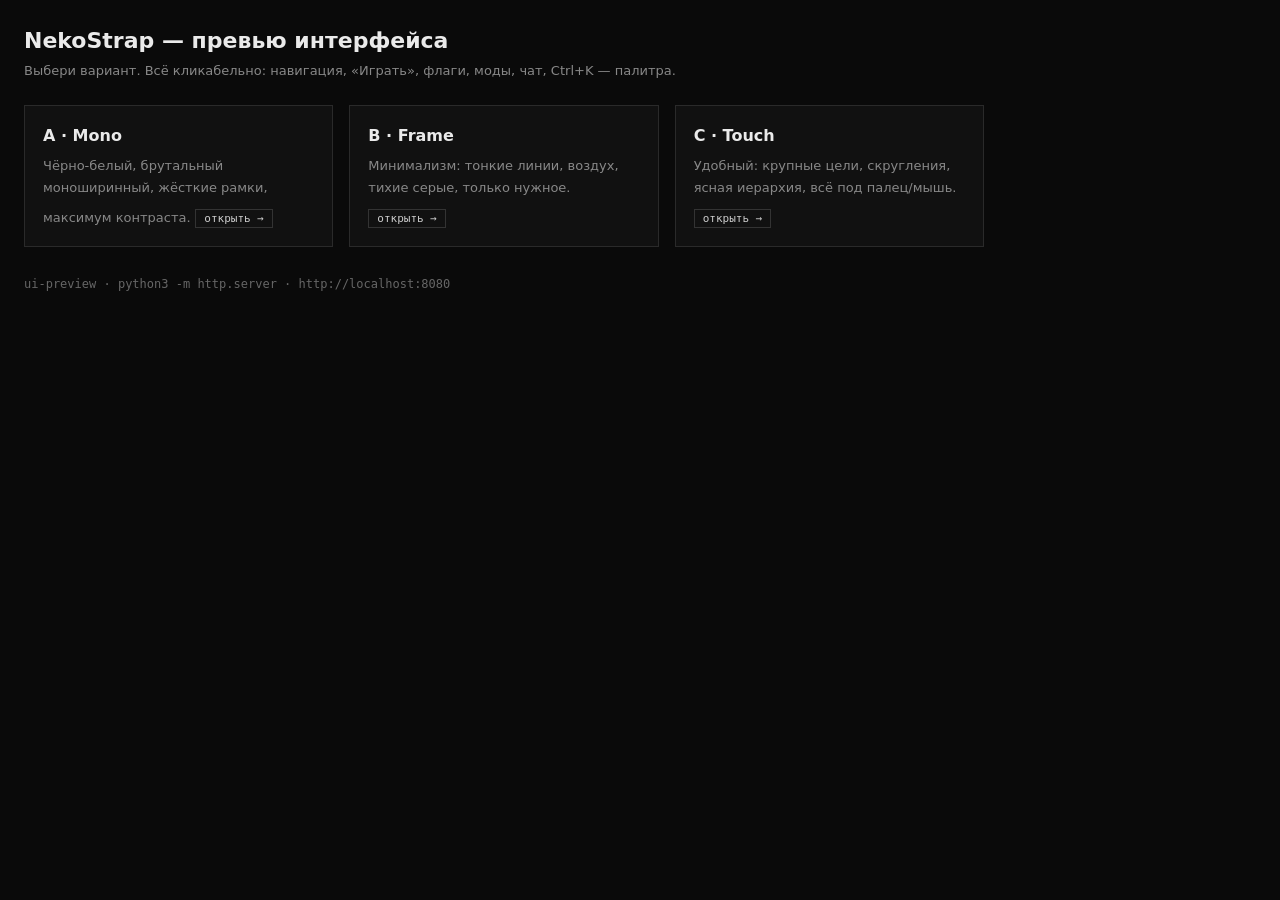
<file: ui-preview/index.html>
<!doctype html>
<html lang="ru">
<head>
<meta charset="utf-8">
<meta name="viewport" content="width=device-width, initial-scale=1">
<title>NekoStrap — UI превью (3 варианта)</title>
<style>
  :root { color-scheme: dark; }
  * { box-sizing: border-box; margin: 0; padding: 0; }
  body { font: 15px/1.5 ui-sans-serif, system-ui, sans-serif; background: #0a0a0a; color: #eaeaea; min-height: 100vh; padding: 24px; }
  h1 { font-size: 22px; margin-bottom: 4px; }
  p.sub { color: #888; margin-bottom: 24px; font-size: 13px; }
  .grid { display: grid; gap: 16px; grid-template-columns: repeat(auto-fit, minmax(260px, 1fr)); max-width: 960px; }
  a.card { display: block; text-decoration: none; color: inherit; border: 1px solid #2a2a2a; background: #111; padding: 18px; transition: border-color .15s; }
  a.card:hover { border-color: #eaeaea; }
  a.card b { display: block; font-size: 16px; margin-bottom: 6px; }
  a.card span { color: #888; font-size: 13px; }
  a.card .tag { display: inline-block; margin-top: 10px; font: 11px ui-monospace, monospace; border: 1px solid #333; padding: 2px 8px; color: #ccc; }
  footer { margin-top: 28px; color: #666; font-size: 12px; font-family: ui-monospace, monospace; }
</style>
</head>
<body>
  <h1>NekoStrap — превью интерфейса</h1>
  <p class="sub">Выбери вариант. Всё кликабельно: навигация, «Играть», флаги, моды, чат, Ctrl+K — палитра.</p>
  <div class="grid">
    <a class="card" href="a-mono/">
      <b>A · Mono</b>
      <span>Чёрно-белый, брутальный моноширинный, жёсткие рамки, максимум контраста.</span>
      <div class="tag">открыть →</div>
    </a>
    <a class="card" href="b-frame/">
      <b>B · Frame</b>
      <span>Минимализм: тонкие линии, воздух, тихие серые, только нужное.</span>
      <div class="tag">открыть →</div>
    </a>
    <a class="card" href="c-touch/">
      <b>C · Touch</b>
      <span>Удобный: крупные цели, скругления, ясная иерархия, всё под палец/мышь.</span>
      <div class="tag">открыть →</div>
    </a>
  </div>
  <footer>ui-preview · python3 -m http.server · http://localhost:8080</footer>
</body>
</html>
</file>
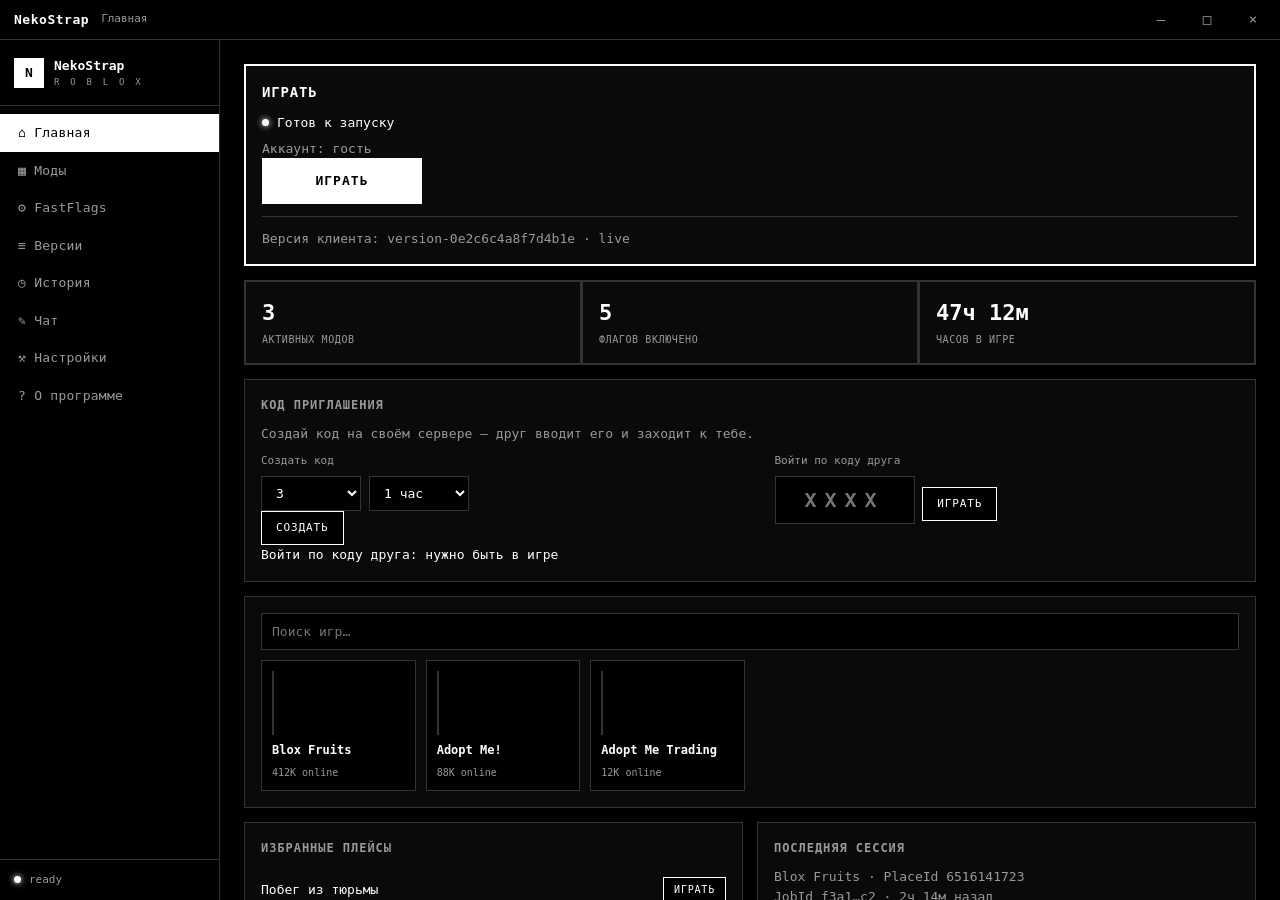
<file: ui-preview/a-mono/index.html>
<!doctype html>
<html lang="ru">
<head>
<meta charset="utf-8">
<meta name="viewport" content="width=device-width, initial-scale=1">
<title>NekoStrap · A Mono</title>
<link rel="stylesheet" href="style.css">
</head>
<body>
<div class="app">
  <header class="titlebar">
    <span class="brand">NekoStrap</span>
    <span class="mono dim page-title" data-role="page-title">Главная</span>
    <span class="spacer"></span>
    <button class="winbtn" title="Свернуть">—</button>
    <button class="winbtn" title="Развернуть">□</button>
    <button class="winbtn" title="Закрыть">×</button>
  </header>

  <aside class="sidebar">
    <div class="logo">
      <span class="logo-box">N</span>
      <span><b>NekoStrap</b><small class="mono">R O B L O X</small></span>
    </div>
    <nav>
      <button class="nav on" data-nav="home">⌂ Главная</button>
      <button class="nav" data-nav="mods">▦ Моды</button>
      <button class="nav" data-nav="flags">⚙ FastFlags</button>
      <button class="nav" data-nav="versions">≡ Версии</button>
      <button class="nav" data-nav="history">◷ История</button>
      <button class="nav" data-nav="chat">✎ Чат</button>
      <button class="nav" data-nav="settings">⚒ Настройки</button>
      <button class="nav" data-nav="about">? О программе</button>
    </nav>
    <div class="footer mono"><span class="dot good"></span> ready</div>
  </aside>

  <main class="content" data-role="page"></main>
</div>

<div class="toasts" data-role="toasts"></div>

<div class="palette" data-role="palette" hidden>
  <div class="palette-box">
    <input placeholder="Команда… (главная, флаги, играть)">
    <div class="palette-list">
      <div data-page="home">Главная</div>
      <div data-page="mods">Моды</div>
      <div data-page="flags">FastFlags</div>
      <div data-page="versions">Версии</div>
      <div data-page="history">История</div>
      <div data-page="chat">Чат</div>
      <div data-page="settings">Настройки</div>
      <div data-page="about">О программе</div>
    </div>
  </div>
</div>

<script src="../shared/common.js"></script>
<script>NekoUI.boot(document);</script>
</body>
</html>
</file>
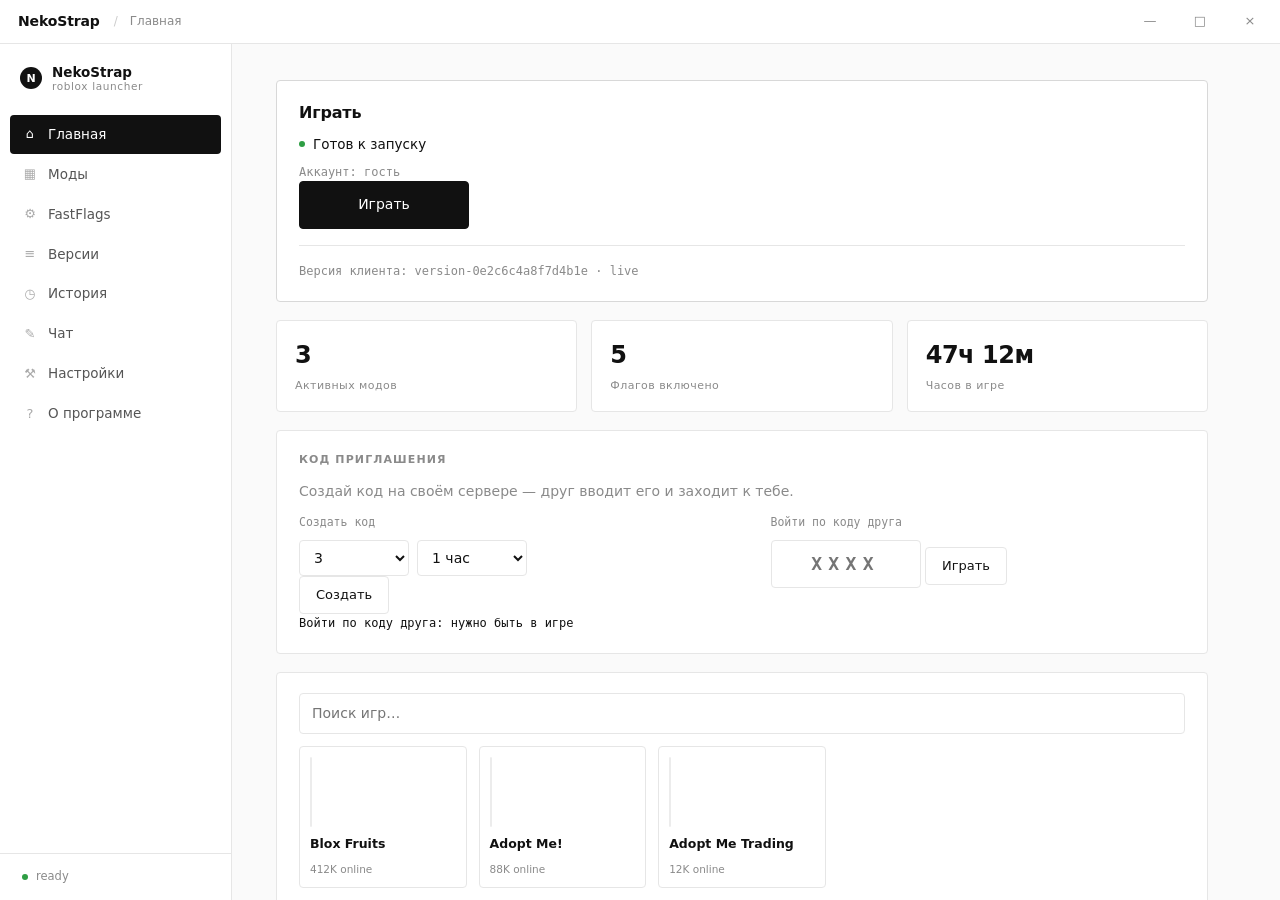
<file: ui-preview/b-frame/index.html>
<!doctype html>
<html lang="ru">
<head>
<meta charset="utf-8">
<meta name="viewport" content="width=device-width, initial-scale=1">
<title>NekoStrap · B Frame</title>
<link rel="stylesheet" href="style.css">
</head>
<body>
<div class="app">
  <header class="titlebar">
    <span class="brand">NekoStrap</span>
    <span class="crumb" data-role="page-title">Главная</span>
    <span class="spacer"></span>
    <button class="winbtn" title="Свернуть">—</button>
    <button class="winbtn" title="Развернуть">□</button>
    <button class="winbtn" title="Закрыть">×</button>
  </header>

  <aside class="sidebar">
    <div class="logo">
      <span class="logo-dot"></span>
      <span class="logo-text">NekoStrap<small>roblox launcher</small></span>
    </div>
    <nav>
      <button class="nav on" data-nav="home"><i>⌂</i> Главная</button>
      <button class="nav" data-nav="mods"><i>▦</i> Моды</button>
      <button class="nav" data-nav="flags"><i>⚙</i> FastFlags</button>
      <button class="nav" data-nav="versions"><i>≡</i> Версии</button>
      <button class="nav" data-nav="history"><i>◷</i> История</button>
      <button class="nav" data-nav="chat"><i>✎</i> Чат</button>
      <button class="nav" data-nav="settings"><i>⚒</i> Настройки</button>
      <button class="nav" data-nav="about"><i>?</i> О программе</button>
    </nav>
    <div class="footer"><span class="dot"></span> ready</div>
  </aside>

  <main class="content" data-role="page"></main>
</div>

<div class="toasts" data-role="toasts"></div>

<div class="palette" data-role="palette" hidden>
  <div class="palette-box">
    <input placeholder="Команда…">
    <div class="palette-list">
      <div data-page="home">Главная</div>
      <div data-page="mods">Моды</div>
      <div data-page="flags">FastFlags</div>
      <div data-page="versions">Версии</div>
      <div data-page="history">История</div>
      <div data-page="chat">Чат</div>
      <div data-page="settings">Настройки</div>
      <div data-page="about">О программе</div>
    </div>
  </div>
</div>

<script src="../shared/common.js"></script>
<script>NekoUI.boot(document);</script>
</body>
</html>
</file>
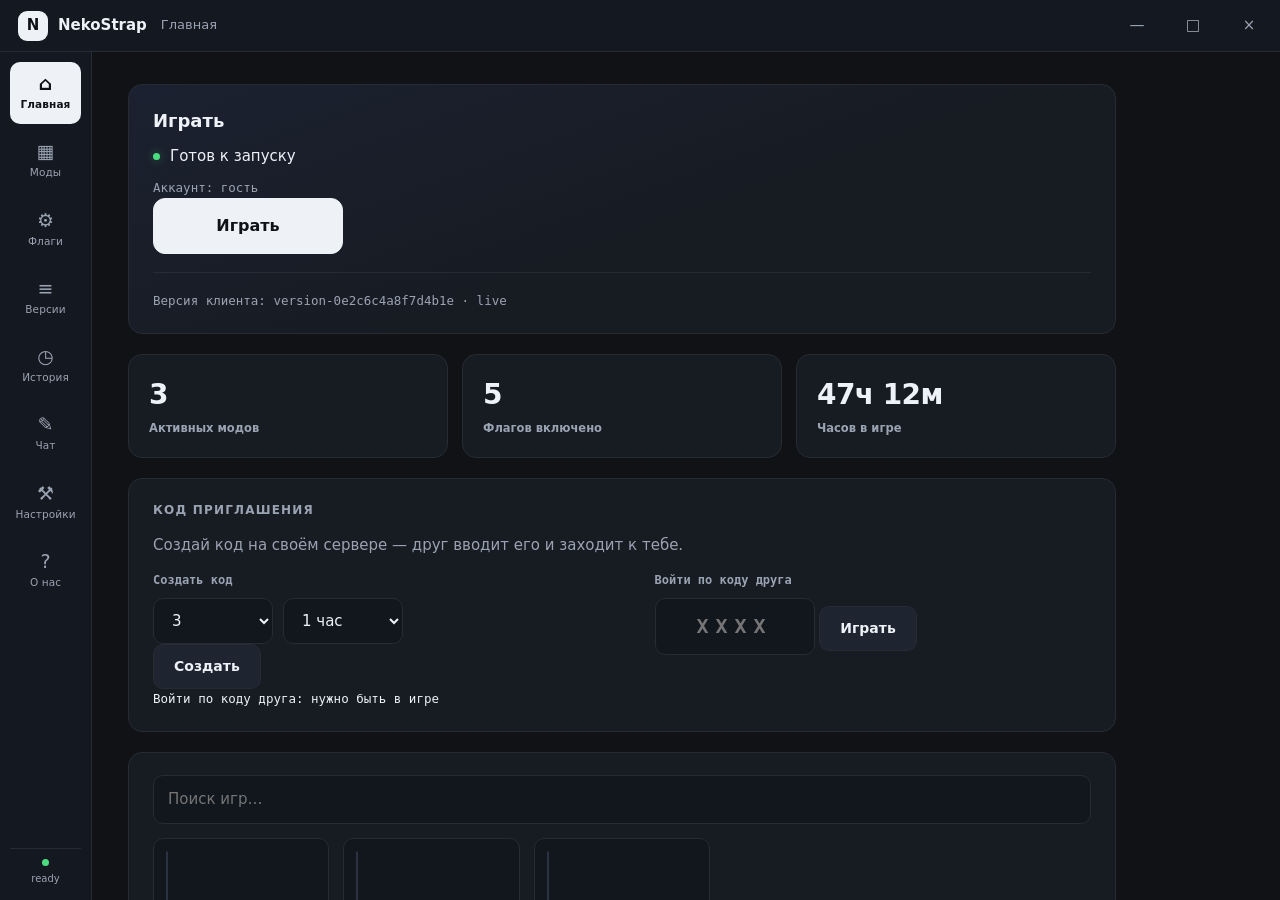
<file: ui-preview/c-touch/index.html>
<!doctype html>
<html lang="ru">
<head>
<meta charset="utf-8">
<meta name="viewport" content="width=device-width, initial-scale=1">
<title>NekoStrap · C Touch</title>
<link rel="stylesheet" href="style.css">
</head>
<body>
<div class="app">
  <header class="titlebar">
    <span class="brand"><span class="logo-chip">N</span> NekoStrap</span>
    <span class="crumb" data-role="page-title">Главная</span>
    <span class="spacer"></span>
    <button class="winbtn" title="Свернуть">—</button>
    <button class="winbtn" title="Развернуть">□</button>
    <button class="winbtn close" title="Закрыть">×</button>
  </header>

  <aside class="sidebar">
    <nav>
      <button class="nav on" data-nav="home"><i>⌂</i><em>Главная</em></button>
      <button class="nav" data-nav="mods"><i>▦</i><em>Моды</em></button>
      <button class="nav" data-nav="flags"><i>⚙</i><em>Флаги</em></button>
      <button class="nav" data-nav="versions"><i>≡</i><em>Версии</em></button>
      <button class="nav" data-nav="history"><i>◷</i><em>История</em></button>
      <button class="nav" data-nav="chat"><i>✎</i><em>Чат</em></button>
      <button class="nav" data-nav="settings"><i>⚒</i><em>Настройки</em></button>
      <button class="nav" data-nav="about"><i>?</i><em>О нас</em></button>
    </nav>
    <div class="footer"><span class="dot"></span> ready</div>
  </aside>

  <main class="content" data-role="page"></main>
</div>

<div class="toasts" data-role="toasts"></div>

<div class="palette" data-role="palette" hidden>
  <div class="palette-box">
    <input placeholder="Команда… (играть, флаги, тема)">
    <div class="palette-list">
      <div data-page="home">Главная</div>
      <div data-page="mods">Моды</div>
      <div data-page="flags">FastFlags</div>
      <div data-page="versions">Версии</div>
      <div data-page="history">История</div>
      <div data-page="chat">Чат</div>
      <div data-page="settings">Настройки</div>
      <div data-page="about">О программе</div>
    </div>
  </div>
</div>

<script src="../shared/common.js"></script>
<script>NekoUI.boot(document);</script>
</body>
</html>
</file>
<file: ui-preview/a-mono/style.css>
/* A · Mono — чёрно-белый брутальный минимализм */
* { box-sizing: border-box; margin: 0; padding: 0; }
:root {
  --bg: #000; --fg: #fff; --dim: #999; --line: #333; --card: #0a0a0a;
  --good: #fff; --bad: #666; --radius: 0px;
}
html, body { height: 100%; }
body {
  font: 13px/1.5 "JetBrains Mono", ui-monospace, "Cascadia Mono", monospace;
  background: var(--bg); color: var(--fg); overflow: hidden;
}
button, input, select { font: inherit; color: inherit; background: none; border: none; }
button { cursor: pointer; }
a { color: inherit; }

.app { display: grid; grid-template-columns: 220px 1fr; grid-template-rows: 40px 1fr; height: 100vh; }

/* titlebar */
.titlebar {
  grid-column: 1 / -1; display: flex; align-items: center; gap: 12px;
  padding: 0 10px 0 14px; border-bottom: 1px solid var(--line); background: #000;
}
.brand { font-weight: 700; letter-spacing: .04em; }
.page-title { color: var(--dim); font-size: 11px; }
.spacer { flex: 1; }
.winbtn { width: 34px; height: 100%; color: var(--dim); font-size: 14px; }
.winbtn:hover { background: var(--fg); color: #000; }

/* sidebar */
.sidebar {
  border-right: 1px solid var(--line); display: flex; flex-direction: column;
  background: #000;
}
.logo { display: flex; gap: 10px; align-items: center; padding: 16px 14px; border-bottom: 1px solid var(--line); }
.logo-box { width: 30px; height: 30px; background: #fff; color: #000; display: grid; place-items: center; font-weight: 700; }
.logo small { display: block; color: var(--dim); font-size: 9px; letter-spacing: .3em; }
nav { display: flex; flex-direction: column; padding: 8px 0; flex: 1; }
.nav {
  text-align: left; padding: 9px 16px; color: var(--dim); letter-spacing: .02em;
  border-left: 2px solid transparent;
}
.nav:hover { color: #fff; background: #111; }
.nav.on { color: #000; background: #fff; border-left-color: #fff; }
.footer { padding: 12px 14px; border-top: 1px solid var(--line); color: var(--dim); font-size: 11px; display: flex; gap: 8px; align-items: center; }
.dot { width: 7px; height: 7px; border-radius: 50%; display: inline-block; }
.dot.good { background: #fff; box-shadow: 0 0 6px #fff; }

/* content */
.content { overflow-y: auto; padding: 24px; }
.content::-webkit-scrollbar { width: 8px; }
.content::-webkit-scrollbar-thumb { background: #222; }

h1 { font-size: 16px; margin-bottom: 4px; text-transform: uppercase; letter-spacing: .08em; }
h2 { font-size: 14px; text-transform: uppercase; letter-spacing: .06em; margin-bottom: 10px; }
h3 { font-size: 12px; text-transform: uppercase; letter-spacing: .08em; color: var(--dim); margin-bottom: 10px; }
h4 { font-size: 11px; margin: 10px 0 4px; }
.dim { color: var(--dim); }
.mono { font-family: inherit; }
hr { border: none; border-top: 1px solid var(--line); margin: 12px 0; }

.card {
  border: 1px solid var(--line); background: var(--card); padding: 16px; margin-bottom: 14px;
}
.hero { border-width: 2px; border-color: #fff; }

.btn {
  border: 1px solid #fff; padding: 8px 14px; color: #fff; background: #000;
  text-transform: uppercase; font-size: 11px; letter-spacing: .08em;
}
.btn:hover { background: #fff; color: #000; }
.btn.primary { background: #fff; color: #000; font-weight: 700; }
.btn.primary:hover { background: #000; color: #fff; border-color: #fff; }
.btn.big { padding: 12px 28px; font-size: 13px; min-width: 160px; }
.btn.sm { padding: 4px 10px; font-size: 10px; }
.btn.ghost { border-color: var(--line); color: var(--dim); }
.btn.ghost:hover { border-color: #fff; color: #fff; background: transparent; }

.input, select {
  border: 1px solid var(--line); background: #000; color: #fff; padding: 8px 10px;
  outline: none; width: 100%;
}
.input:focus, select:focus { border-color: #fff; }
.code-input { text-align: center; font-size: 20px; font-weight: 700; letter-spacing: .4em; max-width: 140px; }
select { width: auto; min-width: 100px; }

.row { display: flex; gap: 8px; align-items: center; }
.row.wrap { flex-wrap: wrap; }
.gap { gap: 8px; }
.grow { flex: 1; }
.cols { display: grid; grid-template-columns: 1fr 1fr; gap: 14px; }
@media (max-width: 860px) { .cols { grid-template-columns: 1fr; } }
.vsep { width: 1px; background: var(--line); margin: 0 14px; }

.invite-grid { display: grid; grid-template-columns: 1fr auto 1fr; gap: 10px; margin-top: 10px; align-items: start; }
.invite-grid label { display: block; margin-bottom: 6px; font-size: 11px; }
@media (max-width: 700px) { .invite-grid { grid-template-columns: 1fr; } .vsep { display: none; } }

.stats { display: grid; grid-template-columns: repeat(3, 1fr); gap: 1px; background: var(--line); border: 1px solid var(--line); margin-bottom: 14px; }
.stat { margin: 0; padding: 14px 16px; }
.stat b { display: block; font-size: 22px; }
.stat span { color: var(--dim); font-size: 10px; text-transform: uppercase; letter-spacing: .06em; }

.list { list-style: none; }
.list li {
  display: flex; justify-content: space-between; align-items: center; gap: 10px;
  padding: 10px 0; border-bottom: 1px solid var(--line); flex-wrap: wrap;
}
.list li:last-child { border-bottom: none; }
.list li.active { background: #fff; color: #000; margin: 0 -16px; padding: 10px 16px; }
.list.toggles li { padding: 8px 0; }

.tiles { display: grid; grid-template-columns: repeat(auto-fill, minmax(140px, 1fr)); gap: 10px; margin-top: 10px; }
.tile {
  border: 1px solid var(--line); padding: 10px; text-align: left; display: flex; flex-direction: column; gap: 6px;
  background: #000; color: #fff;
}
.tile:hover { border-color: #fff; }
.tile-art { height: 64px; background: repeating-linear-gradient(45deg, #111, #111 6px, #1a1a1a 6px, #1a1a1a 12px); border: 1px solid var(--line); }
.tile-name { font-size: 12px; font-weight: 700; }
.tile-meta { font-size: 10px; color: var(--dim); }

.chips { display: flex; flex-wrap: wrap; gap: 8px; }
.chip { border: 1px solid var(--line); padding: 6px 12px; color: var(--dim); font-size: 11px; text-transform: uppercase; }
.chip:hover { border-color: #fff; color: #fff; }
.chip.on { background: #fff; color: #000; border-color: #fff; }

.table { width: 100%; border-collapse: collapse; margin-top: 10px; font-size: 12px; }
.table th { text-align: left; color: var(--dim); font-weight: 400; font-size: 10px; text-transform: uppercase; letter-spacing: .08em; padding: 6px 8px; border-bottom: 1px solid var(--line); }
.table td { padding: 8px; border-bottom: 1px solid #151515; }
.table tr:hover td { background: #0d0d0d; }
.scroll-x { overflow-x: auto; }

.track { height: 6px; border: 1px solid var(--line); margin-top: 12px; background: #000; }
.fill { height: 100%; background: #fff; width: 0%; transition: width .15s linear; }

.switch { position: relative; display: inline-block; width: 36px; height: 18px; flex-shrink: 0; }
.switch input { opacity: 0; width: 0; height: 0; }
.switch span { position: absolute; inset: 0; border: 1px solid var(--line); background: #000; cursor: pointer; }
.switch span::before { content: ""; position: absolute; left: 2px; top: 2px; width: 12px; height: 12px; background: var(--dim); transition: transform .12s; }
.switch input:checked + span { border-color: #fff; }
.switch input:checked + span::before { background: #fff; transform: translateX(16px); }

.statusline { display: flex; align-items: center; gap: 8px; margin: 6px 0; }

/* feature: тумблер + раскрывающиеся настройки — компактно */
.feature-list { display: flex; flex-direction: column; gap: 0; }
.feature { border: 1px solid var(--line); margin-bottom: 6px; background: #000; position: relative; }
.feature.nested { border-color: #1a1a1a; margin: 4px 0 0; }
.feature-head {
  display: flex; align-items: center; gap: 8px; padding: 7px 10px;
  cursor: pointer; user-select: none;
}
.feature-head:hover { background: #0a0a0a; }
.feature-titles { flex: 1; display: flex; flex-direction: column; gap: 0; min-width: 0; }
.feature-name { font-size: 12px; font-weight: 700; letter-spacing: .02em; line-height: 1.3; }
.feature-hint { font-size: 9.5px; color: var(--dim); text-transform: uppercase; letter-spacing: .05em; line-height: 1.3; }
.feature-gear {
  color: #333; font-size: 12px; width: 22px; height: 22px; flex-shrink: 0;
  border: 1px solid transparent; line-height: 1;
}
.feature-gear:hover { color: #fff; border-color: var(--line); }
.feature.open .feature-gear { color: #fff; transform: rotate(60deg); transition: transform .15s; }

.feature-body {
  display: grid; grid-template-rows: 0fr;
  transition: grid-template-rows .18s ease;
}
.feature.open .feature-body { grid-template-rows: 1fr; }
.feature-opts { overflow: hidden; min-height: 0; }
.feature.open .feature-opts { padding: 4px 10px 8px; border-top: 1px solid #1a1a1a; }

.feature::before {
  content: ""; position: absolute; left: 0; top: 0; bottom: 0; width: 0;
  background: #fff; transition: width .1s;
}
.feature.open::before { width: 2px; }

.opt-row {
  display: flex; align-items: center; justify-content: space-between; gap: 8px;
  padding: 4px 0; border-bottom: 1px solid #101010;
}
.opt-row:last-child { border-bottom: none; }
.opt-label { font-size: 11px; color: #bbb; }
.opt-ctl { display: flex; align-items: center; gap: 6px; min-width: 0; }
.opt-ctl select { min-width: 110px; max-width: 170px; padding: 3px 6px; font-size: 11px; }
.opt-input { width: 150px; max-width: 45vw; padding: 3px 6px; font-size: 11px; }
.opt-note { margin-top: 4px; font-size: 10px; }
.opt-row input[type=range] { width: 110px; accent-color: #fff; height: 14px; }
.opt-row .btn.sm { padding: 3px 8px; font-size: 10px; min-height: 0; }
.switch.sm { width: 28px; height: 14px; }
.switch.sm span::before { width: 8px; height: 8px; }
.switch.sm input:checked + span::before { transform: translateX(14px); }

/* chat */
.chat-cols { grid-template-columns: 2fr 1fr; }
.chat-log { border: 1px solid var(--line); height: 260px; overflow-y: auto; padding: 10px; margin-bottom: 10px; display: flex; flex-direction: column; gap: 8px; background: #000; }
.msg { border: 1px solid var(--line); padding: 6px 10px; max-width: 80%; }
.msg b { display: block; font-size: 10px; color: var(--dim); }
.msg.me { align-self: flex-end; border-color: #fff; }

/* toasts + palette */
.toasts { position: fixed; top: 52px; right: 14px; display: flex; flex-direction: column; gap: 8px; z-index: 500; }
.toast {
  border: 1px solid #fff; background: #000; color: #fff; padding: 10px 14px;
  font-size: 11px; text-transform: uppercase; letter-spacing: .05em;
  animation: in .15s ease-out;
}
.toast.out { opacity: 0; transition: opacity .3s; }
@keyframes in { from { transform: translateX(20px); opacity: 0; } }

.palette { position: fixed; inset: 0; background: rgba(0,0,0,.8); display: grid; place-items: start center; padding-top: 15vh; z-index: 600; }
.palette[hidden] { display: none; }
.palette-box { width: min(420px, 92vw); border: 2px solid #fff; background: #000; }
.palette-box input { width: 100%; padding: 12px 14px; border-bottom: 1px solid var(--line); outline: none; }
.palette-list div { padding: 9px 14px; color: var(--dim); cursor: pointer; border-bottom: 1px solid #111; }
.palette-list div:hover { background: #fff; color: #000; }
</file>
<file: ui-preview/b-frame/style.css>
/* B · Frame — минимализм: воздух, тонкие линии, тихие серые */
* { box-sizing: border-box; margin: 0; padding: 0; }
:root {
  --bg: #fafafa; --fg: #111; --dim: #8a8a8a; --line: #e6e6e6; --card: #fff;
  --hover: #f2f2f2; --good: #2e9e44; --accent: #111;
  --radius: 4px;
  color-scheme: light;
}
html, body { height: 100%; }
body {
  font: 14px/1.55 -apple-system, "Segoe UI", Inter, system-ui, sans-serif;
  background: var(--bg); color: var(--fg); overflow: hidden;
}
button, input, select { font: inherit; color: inherit; background: none; border: none; }
button { cursor: pointer; }
.mono { font-family: ui-monospace, "Cascadia Mono", "JetBrains Mono", monospace; font-size: 12px; }

.app { display: grid; grid-template-columns: 232px 1fr; grid-template-rows: 44px 1fr; height: 100vh; }

.titlebar {
  grid-column: 1 / -1; display: flex; align-items: center; gap: 14px;
  padding: 0 12px 0 18px; border-bottom: 1px solid var(--line); background: #fff;
}
.brand { font-weight: 600; font-size: 14px; letter-spacing: -.01em; }
.crumb { color: var(--dim); font-size: 12px; }
.crumb::before { content: "/"; margin-right: 12px; color: #ccc; }
.spacer { flex: 1; }
.winbtn { width: 36px; height: 100%; color: var(--dim); font-size: 13px; border-radius: 0; }
.winbtn:hover { background: var(--hover); color: var(--fg); }

.sidebar { border-right: 1px solid var(--line); display: flex; flex-direction: column; background: #fff; }
.logo { display: flex; gap: 10px; align-items: center; padding: 20px 20px 18px; }
.logo-dot { width: 22px; height: 22px; border-radius: 50%; background: #111; position: relative; }
.logo-dot::after { content: "N"; position: absolute; inset: 0; display: grid; place-items: center; color: #fff; font-size: 11px; font-weight: 700; }
.logo-text { font-weight: 600; font-size: 13.5px; line-height: 1.2; }
.logo-text small { display: block; font-weight: 400; font-size: 10.5px; color: var(--dim); letter-spacing: .06em; text-transform: lowercase; }

nav { display: flex; flex-direction: column; padding: 4px 10px; gap: 1px; flex: 1; }
.nav {
  display: flex; align-items: center; gap: 10px; text-align: left;
  padding: 9px 12px; color: #555; border-radius: var(--radius); font-size: 13.5px;
}
.nav i { font-style: normal; width: 16px; text-align: center; color: #aaa; font-size: 13px; }
.nav:hover { background: var(--hover); color: var(--fg); }
.nav.on { background: #111; color: #fff; }
.nav.on i { color: #fff; }

.footer { padding: 14px 22px; border-top: 1px solid var(--line); color: var(--dim); font-size: 11.5px; display: flex; gap: 8px; align-items: center; }
.dot { width: 6px; height: 6px; border-radius: 50%; background: var(--good); }

.content { overflow-y: auto; padding: 36px 44px; max-width: 1020px; }
.content::-webkit-scrollbar { width: 8px; }
.content::-webkit-scrollbar-thumb { background: #ddd; border-radius: 4px; }

h1 { font-size: 22px; font-weight: 600; letter-spacing: -.02em; margin-bottom: 6px; }
h2 { font-size: 16px; font-weight: 600; margin-bottom: 8px; letter-spacing: -.01em; }
h3 { font-size: 11px; font-weight: 600; text-transform: uppercase; letter-spacing: .1em; color: var(--dim); margin-bottom: 12px; }
h4 { font-size: 12px; font-weight: 600; margin: 10px 0 4px; }
.dim { color: var(--dim); }
hr { border: none; border-top: 1px solid var(--line); margin: 16px 0; }

.card {
  border: 1px solid var(--line); background: var(--card); padding: 20px 22px; margin-bottom: 18px;
  border-radius: var(--radius);
}
.hero { border-color: #d8d8d8; }

.btn {
  border: 1px solid var(--line); padding: 8px 16px; color: var(--fg); background: #fff;
  border-radius: var(--radius); font-size: 13px; font-weight: 500;
}
.btn:hover { border-color: #bbb; background: var(--hover); }
.btn.primary { background: #111; color: #fff; border-color: #111; }
.btn.primary:hover { background: #333; border-color: #333; }
.btn.big { padding: 12px 32px; font-size: 14px; min-width: 170px; }
.btn.sm { padding: 5px 12px; font-size: 12px; }
.btn.ghost { border-color: transparent; color: var(--dim); }
.btn.ghost:hover { border-color: var(--line); color: var(--fg); background: #fff; }

.input, select {
  border: 1px solid var(--line); background: #fff; color: var(--fg); padding: 9px 12px;
  outline: none; width: 100%; border-radius: var(--radius);
}
.input:focus, select:focus { border-color: #999; }
.code-input { text-align: center; font-size: 18px; font-weight: 600; letter-spacing: .35em; max-width: 150px; font-family: ui-monospace, monospace; }
select { width: auto; min-width: 110px; padding: 8px 10px; }

.row { display: flex; gap: 8px; align-items: center; }
.row.wrap { flex-wrap: wrap; }
.gap { gap: 8px; }
.grow { flex: 1; }
.cols { display: grid; grid-template-columns: 1fr 1fr; gap: 18px; }
@media (max-width: 880px) { .cols { grid-template-columns: 1fr; } }
.vsep { width: 1px; background: var(--line); margin: 0 16px; }

.invite-grid { display: grid; grid-template-columns: 1fr auto 1fr; gap: 12px; margin-top: 12px; align-items: start; }
.invite-grid label { display: block; margin-bottom: 8px; font-size: 11.5px; color: var(--dim); font-weight: 500; }
@media (max-width: 720px) { .invite-grid { grid-template-columns: 1fr; } .vsep { display: none; } }

.stats { display: grid; grid-template-columns: repeat(3, 1fr); gap: 14px; margin-bottom: 18px; }
.stat { margin: 0; padding: 16px 18px; }
.stat b { display: block; font-size: 24px; font-weight: 600; letter-spacing: -.02em; }
.stat span { color: var(--dim); font-size: 11px; letter-spacing: .04em; }

.list { list-style: none; }
.list li {
  display: flex; justify-content: space-between; align-items: center; gap: 10px;
  padding: 11px 4px; border-bottom: 1px solid var(--line); flex-wrap: wrap;
  font-size: 13.5px;
}
.list li:last-child { border-bottom: none; }
.list li.active { background: var(--hover); margin: 0 -10px; padding: 11px 14px; border-radius: var(--radius); border-bottom-color: transparent; }
.list.toggles li { padding: 9px 4px; }

.tiles { display: grid; grid-template-columns: repeat(auto-fill, minmax(150px, 1fr)); gap: 12px; margin-top: 12px; }
.tile {
  border: 1px solid var(--line); border-radius: var(--radius); padding: 10px; text-align: left;
  display: flex; flex-direction: column; gap: 7px; background: #fff;
  transition: border-color .12s, transform .12s;
}
.tile:hover { border-color: #bbb; transform: translateY(-1px); }
.tile-art { height: 70px; background: #f0f0f0; border-radius: 2px; border: 1px solid #ececec; }
.tile-name { font-size: 12.5px; font-weight: 600; }
.tile-meta { font-size: 10.5px; color: var(--dim); }

.chips { display: flex; flex-wrap: wrap; gap: 8px; }
.chip { border: 1px solid var(--line); padding: 6px 14px; color: #666; font-size: 12px; border-radius: 99px; background: #fff; }
.chip:hover { border-color: #aaa; color: var(--fg); }
.chip.on { background: #111; color: #fff; border-color: #111; }

.table { width: 100%; border-collapse: collapse; margin-top: 12px; font-size: 13px; }
.table th { text-align: left; color: var(--dim); font-weight: 500; font-size: 11px; text-transform: uppercase; letter-spacing: .08em; padding: 8px 10px; border-bottom: 1px solid var(--line); }
.table td { padding: 10px; border-bottom: 1px solid #f0f0f0; }
.table tr:hover td { background: #fafafa; }
.scroll-x { overflow-x: auto; }

.track { height: 4px; border-radius: 2px; margin-top: 14px; background: #eee; overflow: hidden; }
.fill { height: 100%; background: #111; width: 0%; transition: width .15s linear; border-radius: 2px; }

.switch { position: relative; display: inline-block; width: 38px; height: 22px; flex-shrink: 0; }
.switch input { opacity: 0; width: 0; height: 0; }
.switch span { position: absolute; inset: 0; border-radius: 99px; background: #ddd; cursor: pointer; transition: background .15s; }
.switch span::before { content: ""; position: absolute; left: 3px; top: 3px; width: 16px; height: 16px; border-radius: 50%; background: #fff; transition: transform .15s; box-shadow: 0 1px 2px rgba(0,0,0,.15); }
.switch input:checked + span { background: #111; }
.switch input:checked + span::before { transform: translateX(16px); }

.statusline { display: flex; align-items: center; gap: 8px; margin: 8px 0; font-size: 13.5px; }
.dot.good { background: var(--good); }

/* feature: раскрывающиеся настройки — компактно */
.feature-list { display: flex; flex-direction: column; }
.feature { border: 1px solid var(--line); border-radius: var(--radius); margin-bottom: 6px; background: #fff; overflow: hidden; }
.feature.nested { background: #fafafa; }
.feature-head { display: flex; align-items: center; gap: 8px; padding: 8px 12px; cursor: pointer; user-select: none; }
.feature-head:hover { background: var(--hover); }
.feature-titles { flex: 1; display: flex; flex-direction: column; gap: 0; min-width: 0; }
.feature-name { font-size: 13px; font-weight: 600; line-height: 1.3; }
.feature-hint { font-size: 10.5px; color: var(--dim); line-height: 1.3; }
.feature-gear { color: #ccc; font-size: 12px; width: 22px; height: 22px; border-radius: 4px; }
.feature-gear:hover { color: var(--fg); background: #eee; }
.feature.open .feature-gear { color: var(--fg); transform: rotate(60deg); transition: transform .15s; }
.feature-body { display: grid; grid-template-rows: 0fr; transition: grid-template-rows .18s ease; }
.feature.open .feature-body { grid-template-rows: 1fr; }
.feature-opts { overflow: hidden; min-height: 0; }
.feature.open .feature-opts { padding: 2px 12px 8px; border-top: 1px solid var(--line); }
.opt-row { display: flex; align-items: center; justify-content: space-between; gap: 8px; padding: 5px 0; border-bottom: 1px solid #f2f2f2; }
.opt-row:last-child { border-bottom: none; }
.opt-label { font-size: 12px; color: #444; }
.opt-ctl { display: flex; align-items: center; gap: 6px; }
.opt-ctl select { min-width: 120px; padding: 4px 8px; font-size: 12px; }
.opt-input { width: 160px; padding: 4px 8px; font-size: 12px; }
.opt-note { margin-top: 4px; font-size: 10.5px; }
.opt-row input[type=range] { width: 120px; accent-color: #111; }
.switch.sm { width: 30px; height: 16px; }
.switch.sm span::before { width: 10px; height: 10px; }
.switch.sm input:checked + span::before { transform: translateX(14px); }

.chat-cols { grid-template-columns: 2fr 1fr; }
.chat-log { border: 1px solid var(--line); border-radius: var(--radius); height: 270px; overflow-y: auto; padding: 12px; margin-bottom: 12px; display: flex; flex-direction: column; gap: 8px; background: #fafafa; }
.msg { border: 1px solid var(--line); border-radius: 10px 10px 10px 2px; padding: 7px 12px; max-width: 78%; background: #fff; }
.msg b { display: block; font-size: 10.5px; color: var(--dim); margin-bottom: 2px; }
.msg.me { align-self: flex-end; background: #111; color: #fff; border-color: #111; border-radius: 10px 10px 2px 10px; }
.msg.me b { color: #999; }

.toasts { position: fixed; top: 56px; right: 16px; display: flex; flex-direction: column; gap: 8px; z-index: 500; }
.toast {
  border: 1px solid var(--line); background: #fff; color: var(--fg); padding: 11px 16px;
  font-size: 13px; border-radius: var(--radius); box-shadow: 0 4px 16px rgba(0,0,0,.08);
  animation: in .18s ease-out;
}
.toast.out { opacity: 0; transition: opacity .3s; }
@keyframes in { from { transform: translateY(-8px); opacity: 0; } }

.palette { position: fixed; inset: 0; background: rgba(250,250,250,.75); backdrop-filter: blur(6px); display: grid; place-items: start center; padding-top: 14vh; z-index: 600; }
.palette[hidden] { display: none; }
.palette-box { width: min(440px, 92vw); border: 1px solid var(--line); background: #fff; border-radius: 8px; box-shadow: 0 20px 60px rgba(0,0,0,.12); overflow: hidden; }
.palette-box input { width: 100%; padding: 14px 16px; border-bottom: 1px solid var(--line); outline: none; font-size: 14px; }
.palette-list div { padding: 10px 16px; color: #555; cursor: pointer; font-size: 13.5px; }
.palette-list div:hover { background: var(--hover); color: var(--fg); }
</file>
<file: ui-preview/c-touch/style.css>
/* C · Touch — удобный: крупные цели, скругления, мягкая тёмная палитра */
* { box-sizing: border-box; margin: 0; padding: 0; }
:root {
  --bg: #101216; --fg: #eef1f6; --dim: #9aa3b2; --line: #262b34; --card: #171b22;
  --hover: #1e2430; --good: #4ade80; --accent: #eef1f6; --accent-fg: #101216;
  --radius: 14px; --radius-sm: 10px;
  color-scheme: dark;
}
html, body { height: 100%; }
body {
  font: 15px/1.55 -apple-system, "Segoe UI", Inter, system-ui, sans-serif;
  background: var(--bg); color: var(--fg); overflow: hidden;
}
button, input, select { font: inherit; color: inherit; background: none; border: none; }
button { cursor: pointer; }
.mono { font-family: ui-monospace, "Cascadia Mono", "JetBrains Mono", monospace; font-size: 12.5px; }

.app { display: grid; grid-template-columns: 92px 1fr; grid-template-rows: 52px 1fr; height: 100vh; }

.titlebar {
  grid-column: 1 / -1; display: flex; align-items: center; gap: 14px;
  padding: 0 10px 0 18px; border-bottom: 1px solid var(--line); background: #141820;
}
.brand { display: flex; align-items: center; gap: 10px; font-weight: 700; font-size: 15px; }
.logo-chip {
  width: 30px; height: 30px; border-radius: 9px; background: var(--accent); color: var(--accent-fg);
  display: grid; place-items: center; font-weight: 800; font-size: 15px;
}
.crumb { color: var(--dim); font-size: 13px; }
.spacer { flex: 1; }
.winbtn { width: 42px; height: 38px; border-radius: 10px; color: var(--dim); font-size: 15px; }
.winbtn:hover { background: var(--hover); color: var(--fg); }
.winbtn.close:hover { background: #e5484d; color: #fff; }

.sidebar { border-right: 1px solid var(--line); display: flex; flex-direction: column; background: #141820; padding: 10px; }
nav { display: flex; flex-direction: column; gap: 6px; flex: 1; }
.nav {
  display: flex; flex-direction: column; align-items: center; justify-content: center; gap: 3px;
  padding: 12px 6px; color: var(--dim); border-radius: var(--radius-sm);
  min-height: 62px;
}
.nav i { font-style: normal; font-size: 19px; line-height: 1; }
.nav em { font-style: normal; font-size: 10.5px; letter-spacing: .01em; }
.nav:hover { background: var(--hover); color: var(--fg); }
.nav.on { background: var(--accent); color: var(--accent-fg); font-weight: 600; }

.footer { padding: 10px 4px 4px; border-top: 1px solid var(--line); color: var(--dim); font-size: 10px; display: flex; flex-direction: column; align-items: center; gap: 5px; }
.dot { width: 7px; height: 7px; border-radius: 50%; background: var(--good); }

.content { overflow-y: auto; padding: 32px 36px; max-width: 1060px; }
.content::-webkit-scrollbar { width: 8px; }
.content::-webkit-scrollbar-thumb { background: #2a3140; border-radius: 4px; }

h1 { font-size: 24px; font-weight: 700; letter-spacing: -.02em; margin-bottom: 6px; }
h2 { font-size: 18px; font-weight: 700; margin-bottom: 10px; }
h3 { font-size: 12px; font-weight: 600; text-transform: uppercase; letter-spacing: .1em; color: var(--dim); margin-bottom: 14px; }
h4 { font-size: 13px; font-weight: 600; margin: 12px 0 6px; }
.dim { color: var(--dim); }
hr { border: none; border-top: 1px solid var(--line); margin: 18px 0; }

.card {
  border: 1px solid var(--line); background: var(--card); padding: 22px 24px; margin-bottom: 20px;
  border-radius: var(--radius);
}
.hero { background: linear-gradient(160deg, #1b2130 0%, #171b22 60%); }

.btn {
  border: 1px solid var(--line); padding: 11px 20px; color: var(--fg); background: var(--hover);
  border-radius: var(--radius-sm); font-size: 14px; font-weight: 600; min-height: 42px;
  transition: transform .08s, background .12s;
}
.btn:hover { background: #252c3a; }
.btn:active { transform: scale(.97); }
.btn.primary { background: var(--accent); color: var(--accent-fg); border-color: var(--accent); }
.btn.primary:hover { background: #fff; }
.btn.big { padding: 15px 36px; font-size: 16px; min-width: 190px; min-height: 54px; border-radius: 12px; }
.btn.sm { padding: 8px 14px; font-size: 12.5px; min-height: 34px; }
.btn.ghost { background: transparent; border-color: var(--line); color: var(--dim); }
.btn.ghost:hover { color: var(--fg); border-color: #3a4356; background: transparent; }

.input, select {
  border: 1px solid var(--line); background: #12161d; color: var(--fg); padding: 12px 14px;
  outline: none; width: 100%; border-radius: var(--radius-sm); min-height: 44px;
}
.input:focus, select:focus { border-color: #4a5568; }
.code-input { text-align: center; font-size: 20px; font-weight: 700; letter-spacing: .35em; max-width: 160px; font-family: ui-monospace, monospace; }
select { width: auto; min-width: 120px; }

.row { display: flex; gap: 10px; align-items: center; }
.row.wrap { flex-wrap: wrap; }
.gap { gap: 10px; }
.grow { flex: 1; }
.cols { display: grid; grid-template-columns: 1fr 1fr; gap: 20px; }
@media (max-width: 900px) { .cols { grid-template-columns: 1fr; } }
.vsep { width: 1px; background: var(--line); margin: 0 18px; }

.invite-grid { display: grid; grid-template-columns: 1fr auto 1fr; gap: 14px; margin-top: 14px; align-items: start; }
.invite-grid label { display: block; margin-bottom: 8px; font-size: 12px; color: var(--dim); font-weight: 600; }
@media (max-width: 740px) { .invite-grid { grid-template-columns: 1fr; } .vsep { display: none; } }

.stats { display: grid; grid-template-columns: repeat(3, 1fr); gap: 14px; margin-bottom: 20px; }
.stat { margin: 0; padding: 18px 20px; }
.stat b { display: block; font-size: 28px; font-weight: 700; letter-spacing: -.02em; }
.stat span { color: var(--dim); font-size: 11.5px; font-weight: 600; }

.list { list-style: none; }
.list li {
  display: flex; justify-content: space-between; align-items: center; gap: 12px;
  padding: 13px 6px; border-bottom: 1px solid var(--line); flex-wrap: wrap;
  font-size: 14.5px;
}
.list li:last-child { border-bottom: none; }
.list li.active { background: var(--hover); margin: 0 -12px; padding: 13px 18px; border-radius: var(--radius-sm); border-bottom-color: transparent; }
.list.toggles li { padding: 11px 6px; }

.tiles { display: grid; grid-template-columns: repeat(auto-fill, minmax(160px, 1fr)); gap: 14px; margin-top: 14px; }
.tile {
  border: 1px solid var(--line); border-radius: var(--radius-sm); padding: 12px; text-align: left;
  display: flex; flex-direction: column; gap: 8px; background: #12161d;
  transition: border-color .12s, transform .12s;
}
.tile:hover { border-color: #3a4356; transform: translateY(-2px); }
.tile:active { transform: scale(.98); }
.tile-art { height: 80px; background: linear-gradient(135deg, #232b3a, #1a2030); border-radius: 8px; border: 1px solid #2a3140; }
.tile-name { font-size: 13.5px; font-weight: 700; }
.tile-meta { font-size: 11px; color: var(--dim); }

.chips { display: flex; flex-wrap: wrap; gap: 10px; }
.chip { border: 1px solid var(--line); padding: 9px 18px; color: var(--dim); font-size: 13px; font-weight: 600; border-radius: 99px; background: #12161d; min-height: 38px; }
.chip:hover { border-color: #3a4356; color: var(--fg); }
.chip.on { background: var(--accent); color: var(--accent-fg); border-color: var(--accent); }

.table { width: 100%; border-collapse: collapse; margin-top: 14px; font-size: 13.5px; }
.table th { text-align: left; color: var(--dim); font-weight: 600; font-size: 11px; text-transform: uppercase; letter-spacing: .08em; padding: 10px; border-bottom: 1px solid var(--line); }
.table td { padding: 12px 10px; border-bottom: 1px solid #1e2330; }
.table tr:hover td { background: #1a1f2a; }
.scroll-x { overflow-x: auto; }

.track { height: 8px; border-radius: 4px; margin-top: 16px; background: #232b3a; overflow: hidden; }
.fill { height: 100%; background: linear-gradient(90deg, #4ade80, #22c55e); width: 0%; transition: width .15s linear; border-radius: 4px; }

.switch { position: relative; display: inline-block; width: 46px; height: 28px; flex-shrink: 0; }
.switch input { opacity: 0; width: 0; height: 0; }
.switch span { position: absolute; inset: 0; border-radius: 99px; background: #2a3140; cursor: pointer; transition: background .15s; }
.switch span::before { content: ""; position: absolute; left: 3px; top: 3px; width: 22px; height: 22px; border-radius: 50%; background: #9aa3b2; transition: transform .15s, background .15s; }
.switch input:checked + span { background: #22c55e33; }
.switch input:checked + span::before { background: #4ade80; transform: translateX(18px); }

.statusline { display: flex; align-items: center; gap: 10px; margin: 10px 0; font-size: 15px; }
.dot.good { background: var(--good); box-shadow: 0 0 10px #4ade8066; }

/* feature: раскрывающиеся настройки — компактно */
.feature-list { display: flex; flex-direction: column; }
.feature { border: 1px solid var(--line); border-radius: var(--radius-sm); margin-bottom: 8px; background: #12161d; overflow: hidden; }
.feature.nested { background: #0e1116; }
.feature-head { display: flex; align-items: center; gap: 10px; padding: 10px 14px; cursor: pointer; user-select: none; min-height: 48px; }
.feature-head:hover { background: var(--hover); }
.feature-titles { flex: 1; display: flex; flex-direction: column; gap: 1px; min-width: 0; }
.feature-name { font-size: 14px; font-weight: 700; line-height: 1.3; }
.feature-hint { font-size: 11px; color: var(--dim); line-height: 1.3; }
.feature-gear { color: #3a4356; font-size: 14px; width: 28px; height: 28px; border-radius: 6px; }
.feature-gear:hover { color: var(--fg); background: var(--hover); }
.feature.open .feature-gear { color: var(--fg); transform: rotate(60deg); transition: transform .15s; }
.feature-body { display: grid; grid-template-rows: 0fr; transition: grid-template-rows .18s ease; }
.feature.open .feature-body { grid-template-rows: 1fr; }
.feature-opts { overflow: hidden; min-height: 0; }
.feature.open .feature-opts { padding: 2px 14px 10px; border-top: 1px solid var(--line); }
.opt-row { display: flex; align-items: center; justify-content: space-between; gap: 10px; padding: 7px 0; border-bottom: 1px solid #1a1f2a; }
.opt-row:last-child { border-bottom: none; }
.opt-label { font-size: 13px; color: #c5ccd8; }
.opt-ctl { display: flex; align-items: center; gap: 8px; }
.opt-ctl select { min-width: 130px; padding: 6px 10px; font-size: 13px; }
.opt-input { width: 170px; padding: 6px 10px; font-size: 13px; }
.opt-note { margin-top: 6px; font-size: 11px; }
.opt-row input[type=range] { width: 130px; accent-color: #4ade80; }
.switch.sm { width: 40px; height: 22px; }
.switch.sm span::before { width: 16px; height: 16px; }
.switch.sm input:checked + span::before { transform: translateX(18px); }

.chat-cols { grid-template-columns: 2fr 1fr; }
.chat-log { border: 1px solid var(--line); border-radius: var(--radius-sm); height: 280px; overflow-y: auto; padding: 14px; margin-bottom: 14px; display: flex; flex-direction: column; gap: 10px; background: #12161d; }
.msg { border: 1px solid var(--line); border-radius: 14px 14px 14px 4px; padding: 9px 14px; max-width: 80%; background: var(--hover); }
.msg b { display: block; font-size: 11px; color: var(--dim); margin-bottom: 3px; }
.msg.me { align-self: flex-end; background: var(--accent); color: var(--accent-fg); border-color: var(--accent); border-radius: 14px 14px 4px 14px; }
.msg.me b { color: #666; }

.toasts { position: fixed; top: 64px; right: 18px; display: flex; flex-direction: column; gap: 10px; z-index: 500; }
.toast {
  border: 1px solid var(--line); background: #1e2430; color: var(--fg); padding: 13px 18px;
  font-size: 13.5px; font-weight: 600; border-radius: var(--radius-sm);
  box-shadow: 0 10px 30px rgba(0,0,0,.4);
  animation: in .2s cubic-bezier(.2,.9,.3,1.2);
}
.toast.out { opacity: 0; transition: opacity .3s; }
@keyframes in { from { transform: translateX(24px); opacity: 0; } }

.palette { position: fixed; inset: 0; background: rgba(8,10,14,.7); backdrop-filter: blur(8px); display: grid; place-items: start center; padding-top: 13vh; z-index: 600; }
.palette[hidden] { display: none; }
.palette-box { width: min(460px, 92vw); border: 1px solid var(--line); background: #171b22; border-radius: 16px; box-shadow: 0 24px 70px rgba(0,0,0,.5); overflow: hidden; }
.palette-box input { width: 100%; padding: 16px 18px; border-bottom: 1px solid var(--line); outline: none; font-size: 15px; background: transparent; }
.palette-list div { padding: 12px 18px; color: var(--dim); cursor: pointer; font-size: 14px; font-weight: 500; }
.palette-list div:hover { background: var(--hover); color: var(--fg); }
</file>
